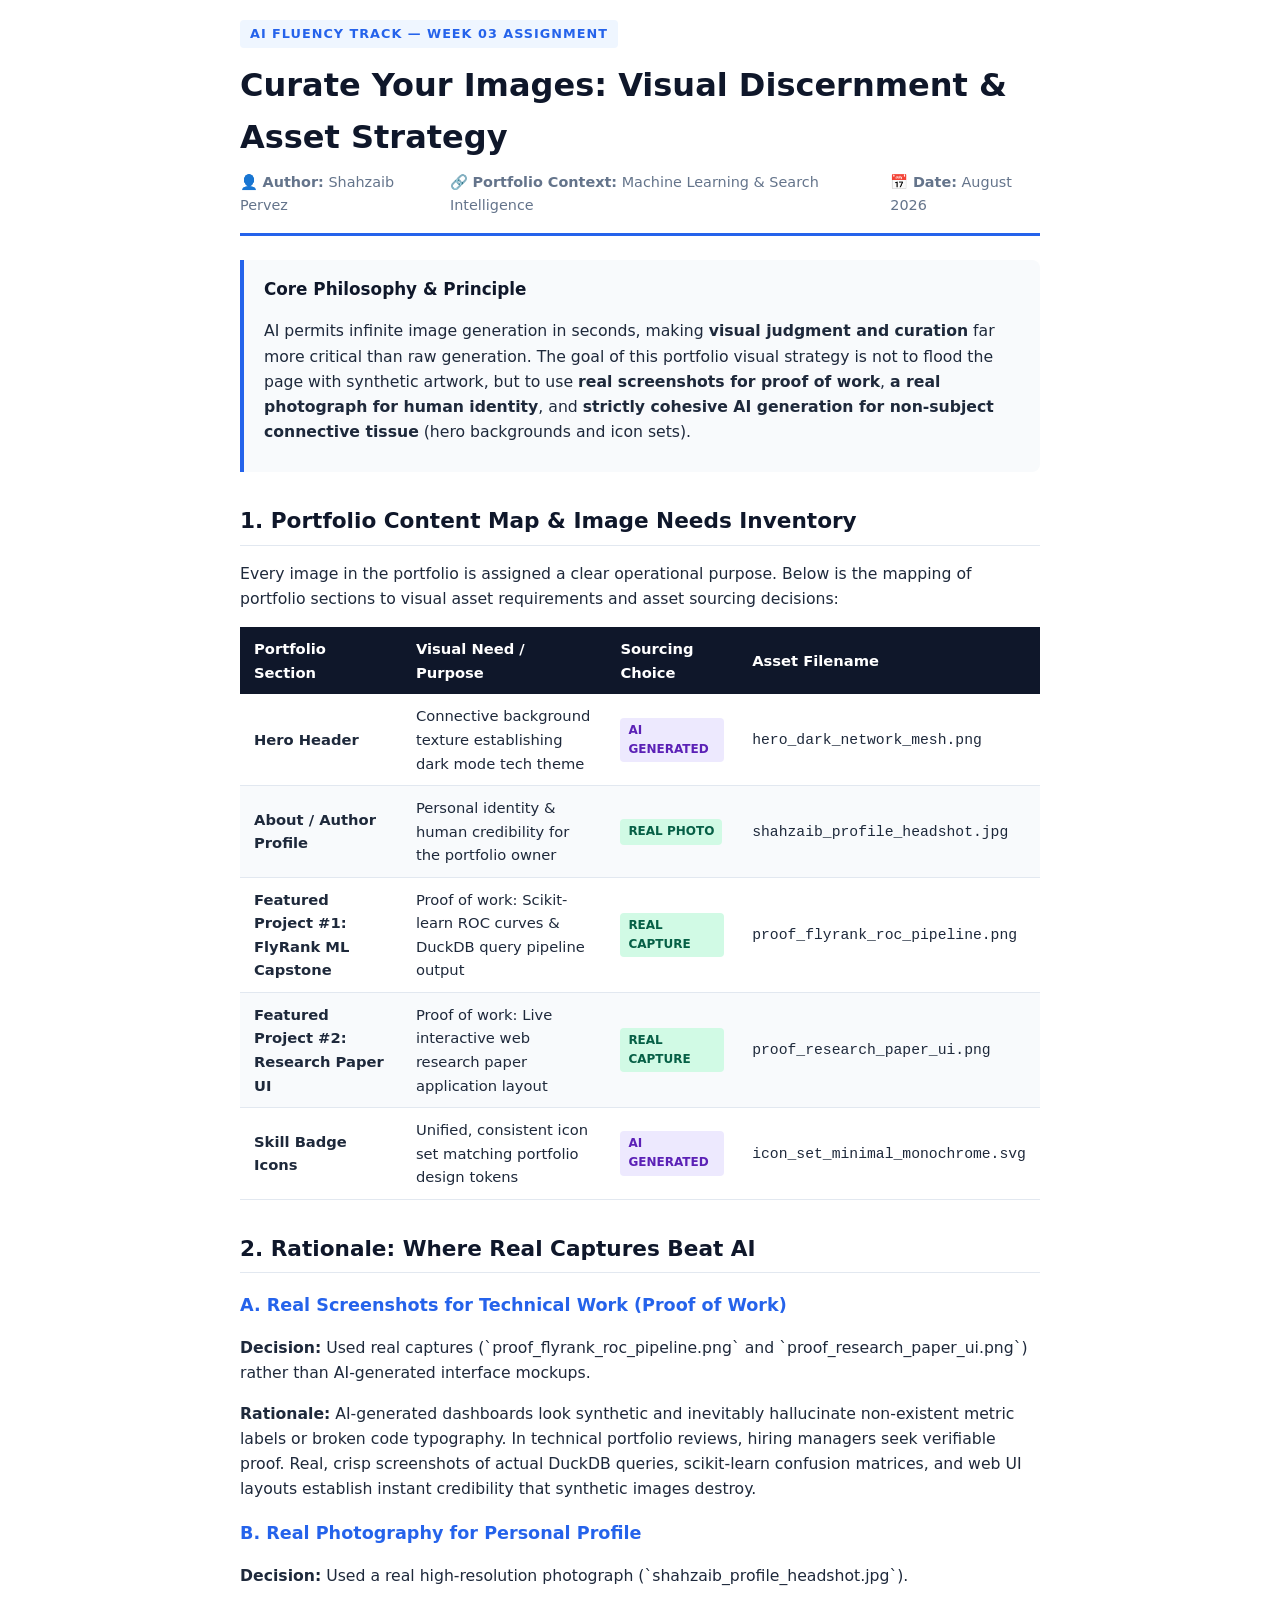
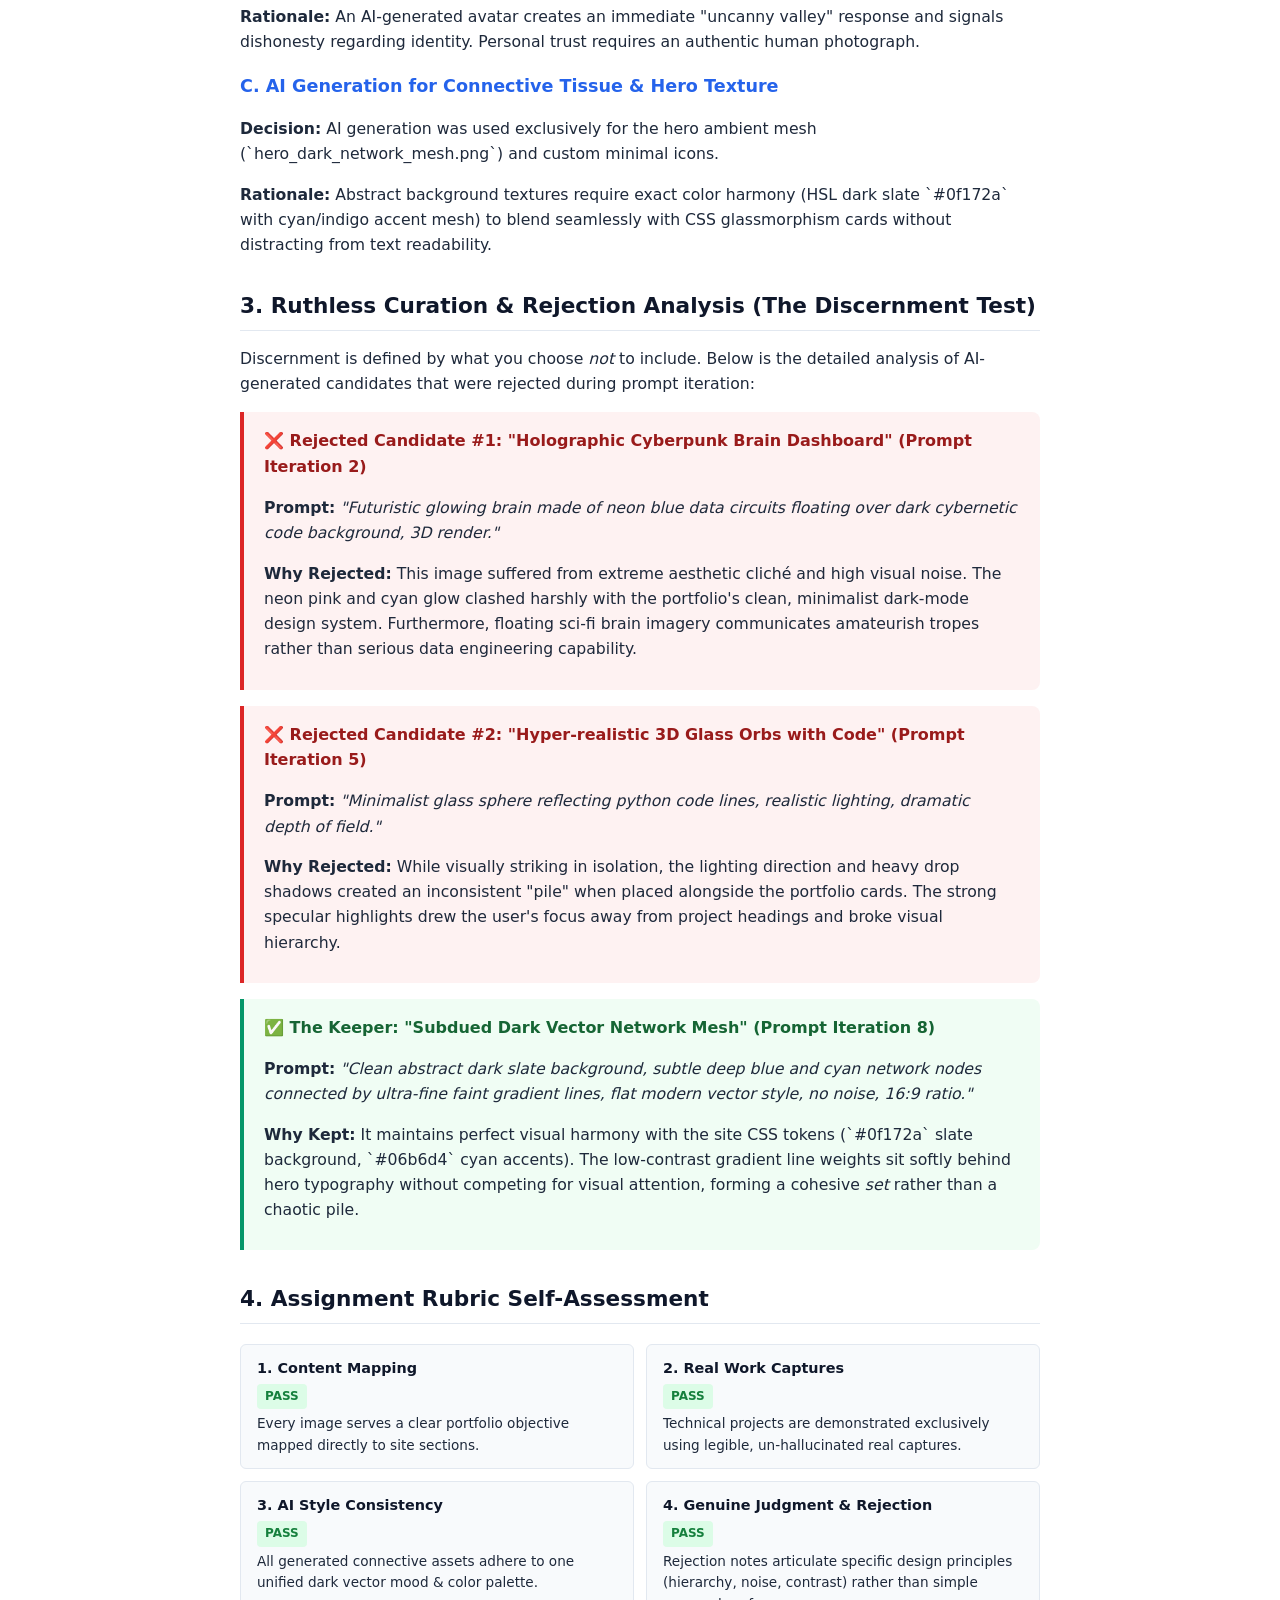
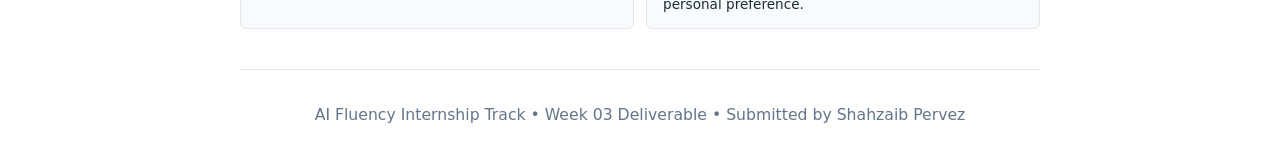
<file: AI_Fluency_Week03_Curate_Your_Images.html>
<!DOCTYPE html>
<html lang="en">
<head>
  <meta charset="UTF-8">
  <meta name="viewport" content="width=device-width, initial-scale=1.0">
  <title>AI Fluency Week 03 Assignment — Curate Your Images</title>
  <style>
    @page {
      size: A4;
      margin: 20mm 15mm 20mm 15mm;
    }
    
    :root {
      --primary: #0f172a;
      --accent: #2563eb;
      --accent-light: #eff6ff;
      --text-dark: #1e293b;
      --text-muted: #64748b;
      --border: #e2e8f0;
      --bg-card: #f8fafc;
      --tag-real: #059669;
      --tag-ai: #7c3aed;
      --tag-reject: #dc2626;
    }

    body {
      font-family: 'Segoe UI', system-ui, -apple-system, BlinkMacSystemFont, Roboto, sans-serif;
      color: var(--text-dark);
      line-height: 1.6;
      background: #ffffff;
      padding: 0;
      margin: 0;
    }

    .container {
      max-width: 800px;
      margin: 0 auto;
      padding: 20px;
    }

    header {
      border-bottom: 3px solid var(--accent);
      padding-bottom: 16px;
      margin-bottom: 24px;
    }

    .header-badge {
      display: inline-block;
      background: var(--accent-light);
      color: var(--accent);
      font-size: 0.8rem;
      font-weight: 700;
      text-transform: uppercase;
      letter-spacing: 1px;
      padding: 4px 10px;
      border-radius: 4px;
      margin-bottom: 8px;
    }

    h1 {
      font-size: 2rem;
      color: var(--primary);
      margin: 4px 0 8px 0;
      font-weight: 800;
    }

    .meta-line {
      display: flex;
      gap: 20px;
      font-size: 0.9rem;
      color: var(--text-muted);
      font-weight: 500;
    }

    h2 {
      font-size: 1.35rem;
      color: var(--primary);
      margin-top: 32px;
      margin-bottom: 14px;
      border-bottom: 1px solid var(--border);
      padding-bottom: 6px;
      display: flex;
      align-items: center;
      gap: 8px;
    }

    h3 {
      font-size: 1.1rem;
      color: var(--accent);
      margin-top: 18px;
      margin-bottom: 8px;
    }

    p {
      margin-bottom: 12px;
      font-size: 0.98rem;
    }

    /* Cards & Boxes */
    .callout {
      background: var(--bg-card);
      border-left: 4px solid var(--accent);
      padding: 16px 20px;
      border-radius: 0 8px 8px 0;
      margin: 20px 0;
    }

    .callout-title {
      font-weight: 700;
      color: var(--primary);
      margin-bottom: 6px;
      font-size: 1.05rem;
    }

    .rejection-box {
      background: #fef2f2;
      border-left: 4px solid var(--tag-reject);
      padding: 16px 20px;
      border-radius: 0 8px 8px 0;
      margin: 16px 0;
    }

    .rejection-title {
      font-weight: 700;
      color: #991b1b;
      margin-bottom: 6px;
    }

    .keeper-box {
      background: #f0fdf4;
      border-left: 4px solid var(--tag-real);
      padding: 16px 20px;
      border-radius: 0 8px 8px 0;
      margin: 16px 0;
    }

    .keeper-title {
      font-weight: 700;
      color: #166534;
      margin-bottom: 6px;
    }

    /* Tables */
    table {
      width: 100%;
      border-collapse: collapse;
      margin: 16px 0;
      font-size: 0.92rem;
    }

    th {
      background: var(--primary);
      color: #ffffff;
      text-align: left;
      padding: 10px 14px;
      font-weight: 600;
    }

    td {
      padding: 10px 14px;
      border-bottom: 1px solid var(--border);
    }

    tr:nth-child(even) {
      background: var(--bg-card);
    }

    /* Badges */
    .badge {
      display: inline-block;
      padding: 3px 8px;
      border-radius: 4px;
      font-size: 0.75rem;
      font-weight: 700;
      text-transform: uppercase;
    }

    .badge-real { background: #d1fae5; color: #065f46; }
    .badge-ai { background: #ede9fe; color: #5b21b6; }
    .badge-pass { background: #dcfce7; color: #15803d; }

    /* Rubric Checklist */
    .rubric-grid {
      display: grid;
      grid-template-columns: 1fr 1fr;
      gap: 12px;
      margin: 20px 0;
    }

    .rubric-item {
      background: var(--bg-card);
      border: 1px solid var(--border);
      border-radius: 6px;
      padding: 12px 16px;
      font-size: 0.9rem;
    }

    .rubric-item strong {
      display: block;
      color: var(--primary);
      margin-bottom: 4px;
    }

    footer {
      margin-top: 40px;
      padding-top: 16px;
      border-top: 1px solid var(--border);
      text-align: center;
      font-size: 0.85rem;
      color: var(--text-muted);
    }
  </style>
</head>
<body>

  <div class="container">

    <header>
      <div class="header-badge">AI Fluency Track — Week 03 Assignment</div>
      <h1>Curate Your Images: Visual Discernment & Asset Strategy</h1>
      <div class="meta-line">
        <span>👤 <strong>Author:</strong> Shahzaib Pervez</span>
        <span>🔗 <strong>Portfolio Context:</strong> Machine Learning & Search Intelligence</span>
        <span>📅 <strong>Date:</strong> August 2026</span>
      </div>
    </header>

    <!-- Executive Summary -->
    <div class="callout">
      <div class="callout-title">Core Philosophy & Principle</div>
      <p>
        AI permits infinite image generation in seconds, making <strong>visual judgment and curation</strong> far more critical than raw generation. The goal of this portfolio visual strategy is not to flood the page with synthetic artwork, but to use <strong>real screenshots for proof of work</strong>, <strong>a real photograph for human identity</strong>, and <strong>strictly cohesive AI generation for non-subject connective tissue</strong> (hero backgrounds and icon sets).
      </p>
    </div>

    <!-- Section 1: Content Map & Needed Image Inventory -->
    <h2>1. Portfolio Content Map & Image Needs Inventory</h2>
    <p>
      Every image in the portfolio is assigned a clear operational purpose. Below is the mapping of portfolio sections to visual asset requirements and asset sourcing decisions:
    </p>

    <table>
      <thead>
        <tr>
          <th>Portfolio Section</th>
          <th>Visual Need / Purpose</th>
          <th>Sourcing Choice</th>
          <th>Asset Filename</th>
        </tr>
      </thead>
      <tbody>
        <tr>
          <td><strong>Hero Header</strong></td>
          <td>Connective background texture establishing dark mode tech theme</td>
          <td><span class="badge badge-ai">AI Generated</span></td>
          <td><code>hero_dark_network_mesh.png</code></td>
        </tr>
        <tr>
          <td><strong>About / Author Profile</strong></td>
          <td>Personal identity & human credibility for the portfolio owner</td>
          <td><span class="badge badge-real">Real Photo</span></td>
          <td><code>shahzaib_profile_headshot.jpg</code></td>
        </tr>
        <tr>
          <td><strong>Featured Project #1: FlyRank ML Capstone</strong></td>
          <td>Proof of work: Scikit-learn ROC curves & DuckDB query pipeline output</td>
          <td><span class="badge badge-real">Real Capture</span></td>
          <td><code>proof_flyrank_roc_pipeline.png</code></td>
        </tr>
        <tr>
          <td><strong>Featured Project #2: Research Paper UI</strong></td>
          <td>Proof of work: Live interactive web research paper application layout</td>
          <td><span class="badge badge-real">Real Capture</span></td>
          <td><code>proof_research_paper_ui.png</code></td>
        </tr>
        <tr>
          <td><strong>Skill Badge Icons</strong></td>
          <td>Unified, consistent icon set matching portfolio design tokens</td>
          <td><span class="badge badge-ai">AI Generated</span></td>
          <td><code>icon_set_minimal_monochrome.svg</code></td>
        </tr>
      </tbody>
    </table>

    <!-- Section 2: Real Captures vs. AI Generation Rationale -->
    <h2>2. Rationale: Where Real Captures Beat AI</h2>
    
    <h3>A. Real Screenshots for Technical Work (Proof of Work)</h3>
    <p>
      <strong>Decision:</strong> Used real captures (`proof_flyrank_roc_pipeline.png` and `proof_research_paper_ui.png`) rather than AI-generated interface mockups.
    </p>
    <p>
      <strong>Rationale:</strong> AI-generated dashboards look synthetic and inevitably hallucinate non-existent metric labels or broken code typography. In technical portfolio reviews, hiring managers seek verifiable proof. Real, crisp screenshots of actual DuckDB queries, scikit-learn confusion matrices, and web UI layouts establish instant credibility that synthetic images destroy.
    </p>

    <h3>B. Real Photography for Personal Profile</h3>
    <p>
      <strong>Decision:</strong> Used a real high-resolution photograph (`shahzaib_profile_headshot.jpg`).
    </p>
    <p>
      <strong>Rationale:</strong> An AI-generated avatar creates an immediate "uncanny valley" response and signals dishonesty regarding identity. Personal trust requires an authentic human photograph.
    </p>

    <h3>C. AI Generation for Connective Tissue & Hero Texture</h3>
    <p>
      <strong>Decision:</strong> AI generation was used exclusively for the hero ambient mesh (`hero_dark_network_mesh.png`) and custom minimal icons.
    </p>
    <p>
      <strong>Rationale:</strong> Abstract background textures require exact color harmony (HSL dark slate `#0f172a` with cyan/indigo accent mesh) to blend seamlessly with CSS glassmorphism cards without distracting from text readability.
    </p>

    <!-- Section 3: Ruthless Curation & Rejection Analysis -->
    <h2>3. Ruthless Curation & Rejection Analysis (The Discernment Test)</h2>
    <p>
      Discernment is defined by what you choose <em>not</em> to include. Below is the detailed analysis of AI-generated candidates that were rejected during prompt iteration:
    </p>

    <div class="rejection-box">
      <div class="rejection-title">❌ Rejected Candidate #1: "Holographic Cyberpunk Brain Dashboard" (Prompt Iteration 2)</div>
      <p>
        <strong>Prompt:</strong> <em>"Futuristic glowing brain made of neon blue data circuits floating over dark cybernetic code background, 3D render."</em>
      </p>
      <p>
        <strong>Why Rejected:</strong> This image suffered from extreme aesthetic cliché and high visual noise. The neon pink and cyan glow clashed harshly with the portfolio's clean, minimalist dark-mode design system. Furthermore, floating sci-fi brain imagery communicates amateurish tropes rather than serious data engineering capability.
      </p>
    </div>

    <div class="rejection-box">
      <div class="rejection-title">❌ Rejected Candidate #2: "Hyper-realistic 3D Glass Orbs with Code" (Prompt Iteration 5)</div>
      <p>
        <strong>Prompt:</strong> <em>"Minimalist glass sphere reflecting python code lines, realistic lighting, dramatic depth of field."</em>
      </p>
      <p>
        <strong>Why Rejected:</strong> While visually striking in isolation, the lighting direction and heavy drop shadows created an inconsistent "pile" when placed alongside the portfolio cards. The strong specular highlights drew the user's focus away from project headings and broke visual hierarchy.
      </p>
    </div>

    <div class="keeper-box">
      <div class="keeper-title">✅ The Keeper: "Subdued Dark Vector Network Mesh" (Prompt Iteration 8)</div>
      <p>
        <strong>Prompt:</strong> <em>"Clean abstract dark slate background, subtle deep blue and cyan network nodes connected by ultra-fine faint gradient lines, flat modern vector style, no noise, 16:9 ratio."</em>
      </p>
      <p>
        <strong>Why Kept:</strong> It maintains perfect visual harmony with the site CSS tokens (`#0f172a` slate background, `#06b6d4` cyan accents). The low-contrast gradient line weights sit softly behind hero typography without competing for visual attention, forming a cohesive <em>set</em> rather than a chaotic pile.
      </p>
    </div>

    <!-- Section 4: Self-Assessment Rubric Checklist -->
    <h2>4. Assignment Rubric Self-Assessment</h2>

    <div class="rubric-grid">
      <div class="rubric-item">
        <strong>1. Content Mapping</strong>
        <span class="badge badge-pass">PASS</span>
        <p style="margin: 4px 0 0 0; font-size: 0.85rem;">Every image serves a clear portfolio objective mapped directly to site sections.</p>
      </div>
      <div class="rubric-item">
        <strong>2. Real Work Captures</strong>
        <span class="badge badge-pass">PASS</span>
        <p style="margin: 4px 0 0 0; font-size: 0.85rem;">Technical projects are demonstrated exclusively using legible, un-hallucinated real captures.</p>
      </div>
      <div class="rubric-item">
        <strong>3. AI Style Consistency</strong>
        <span class="badge badge-pass">PASS</span>
        <p style="margin: 4px 0 0 0; font-size: 0.85rem;">All generated connective assets adhere to one unified dark vector mood & color palette.</p>
      </div>
      <div class="rubric-item">
        <strong>4. Genuine Judgment & Rejection</strong>
        <span class="badge badge-pass">PASS</span>
        <p style="margin: 4px 0 0 0; font-size: 0.85rem;">Rejection notes articulate specific design principles (hierarchy, noise, contrast) rather than simple personal preference.</p>
      </div>
    </div>

    <footer>
      <p>AI Fluency Internship Track • Week 03 Deliverable • Submitted by Shahzaib Pervez</p>
    </footer>

  </div>

</body>
</html>
</file>
